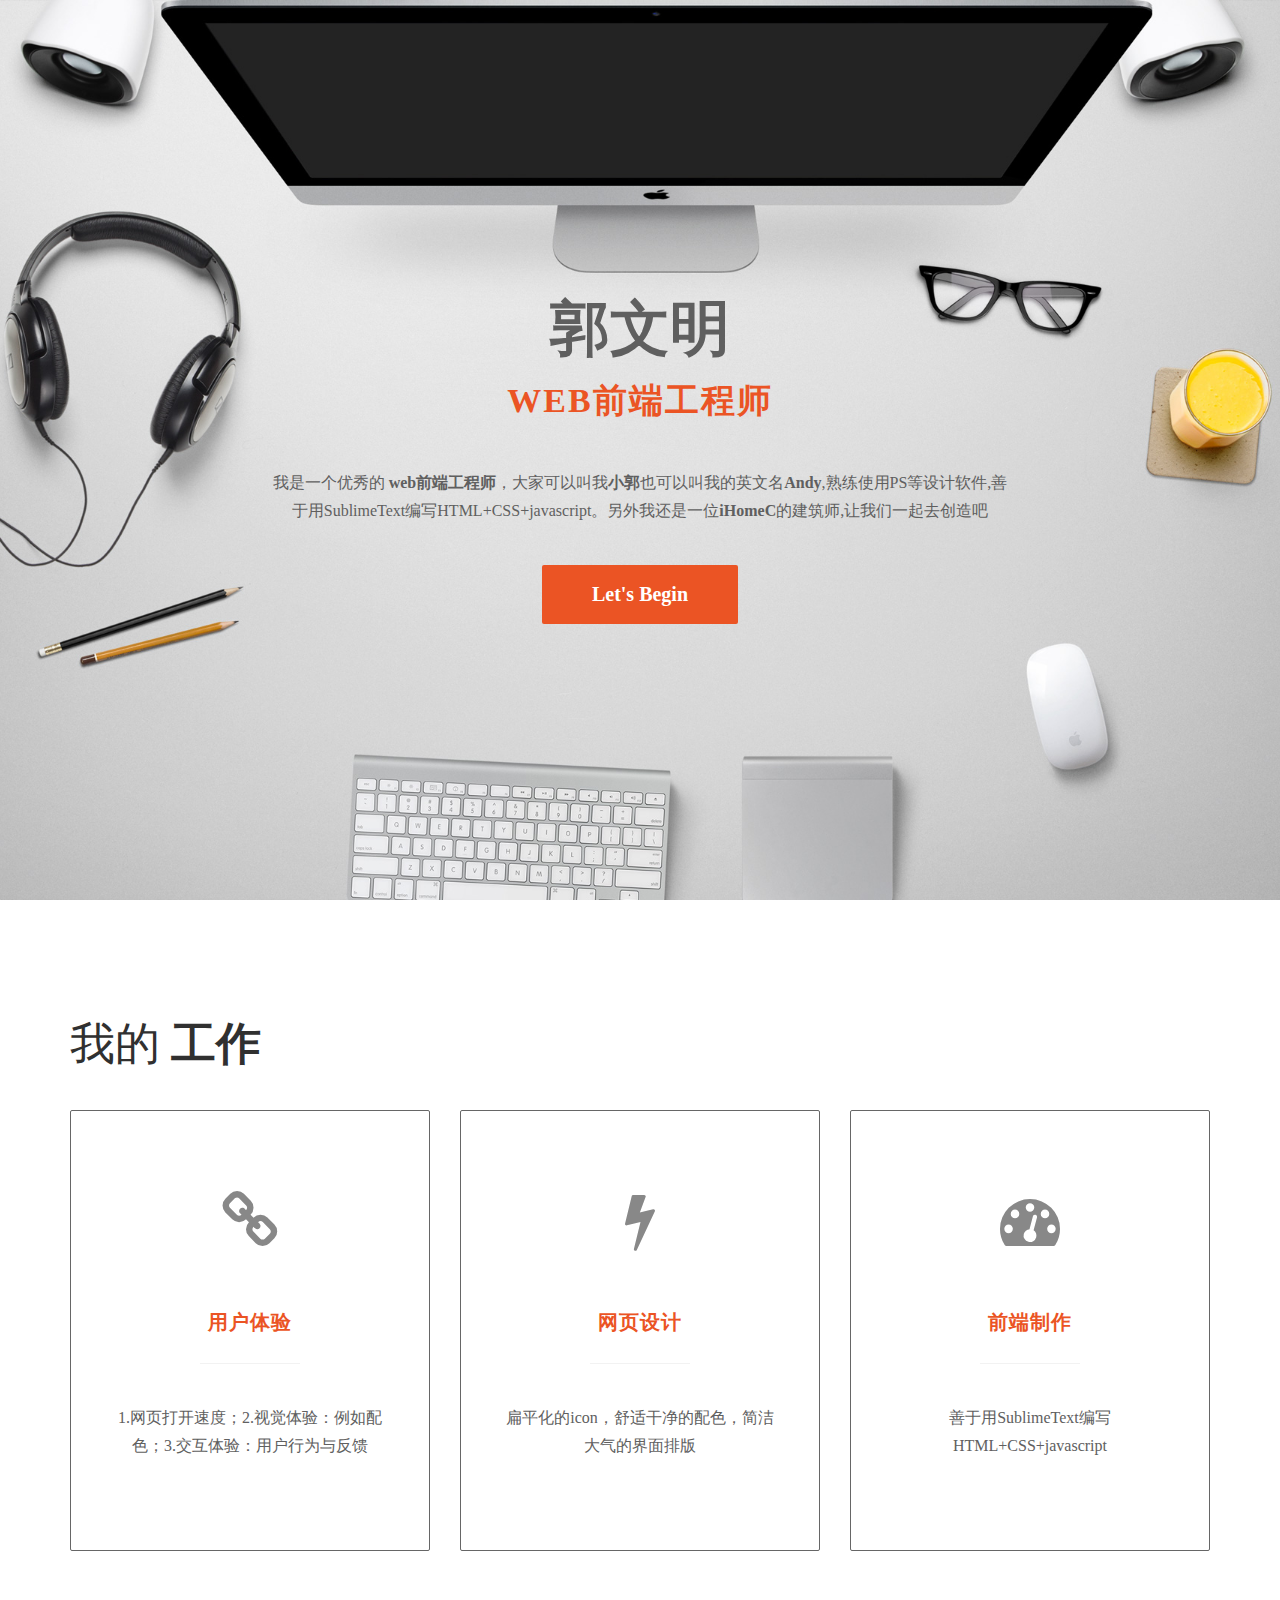
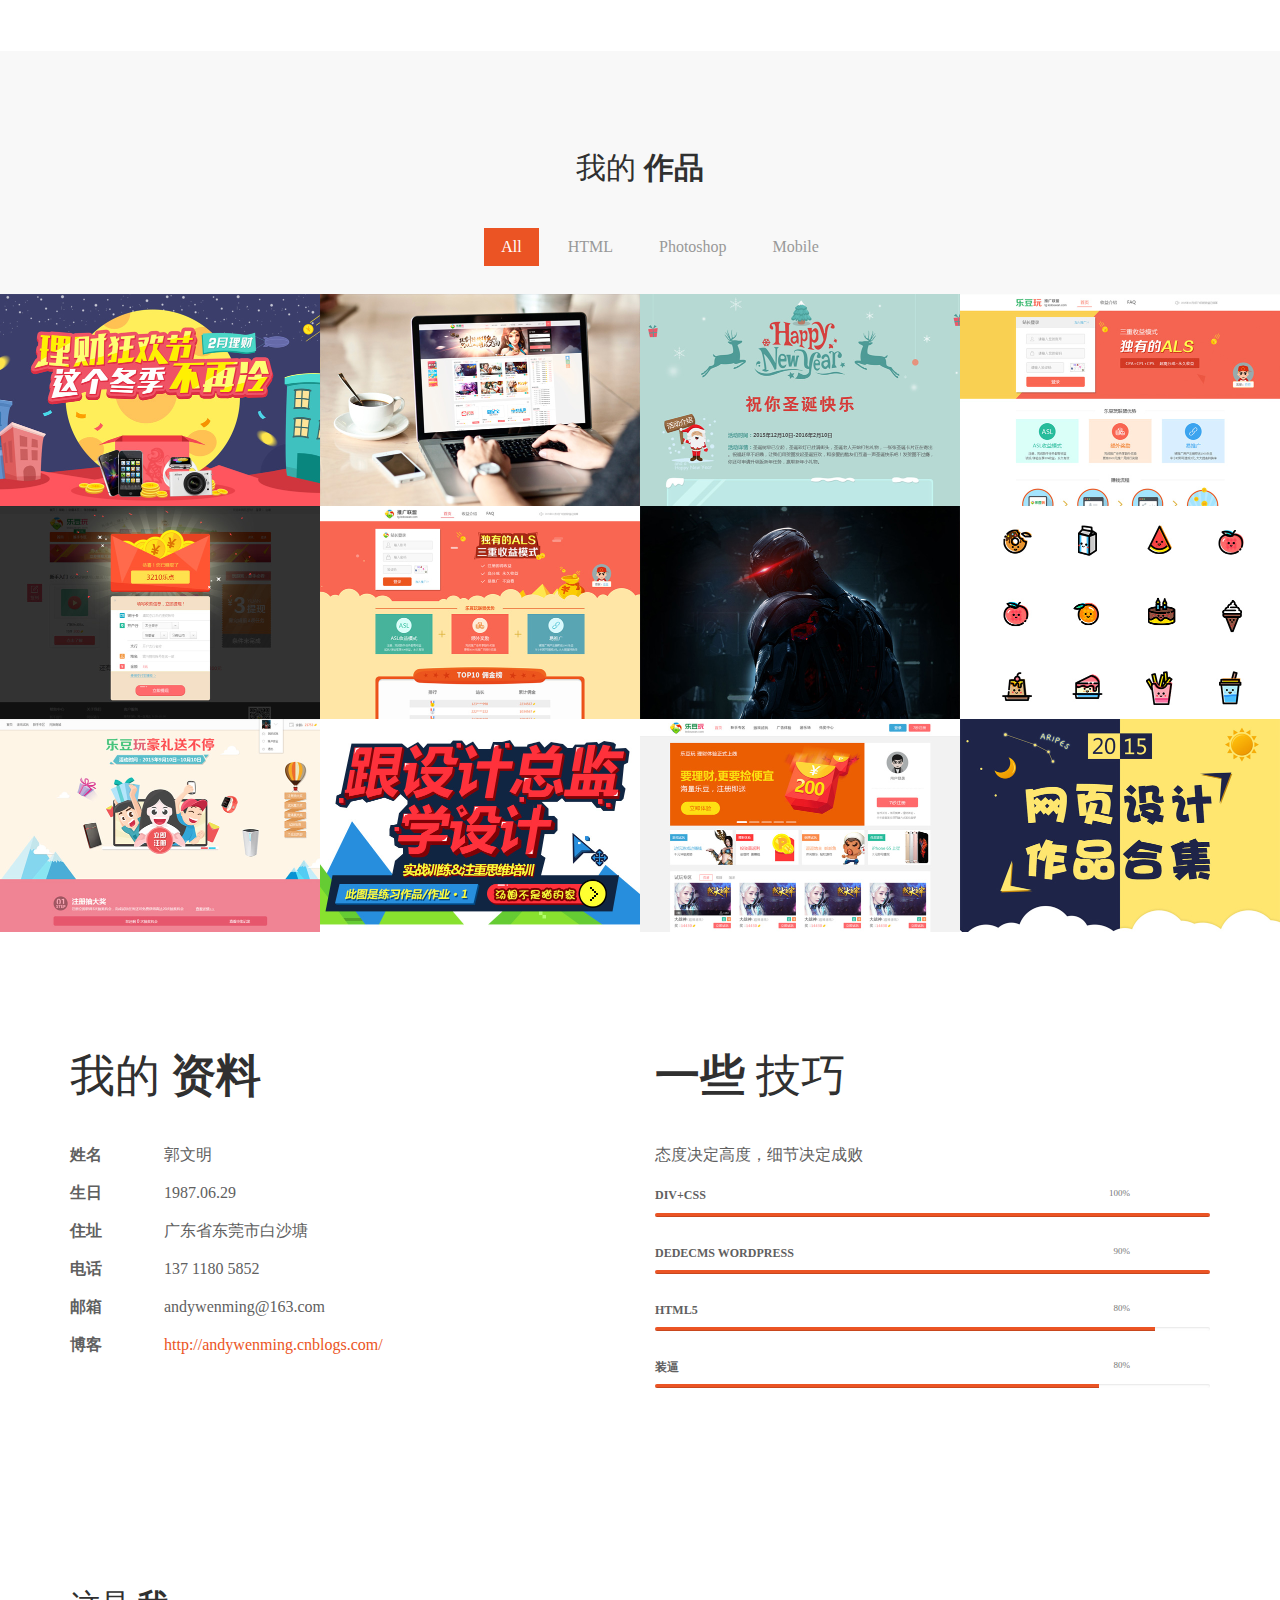
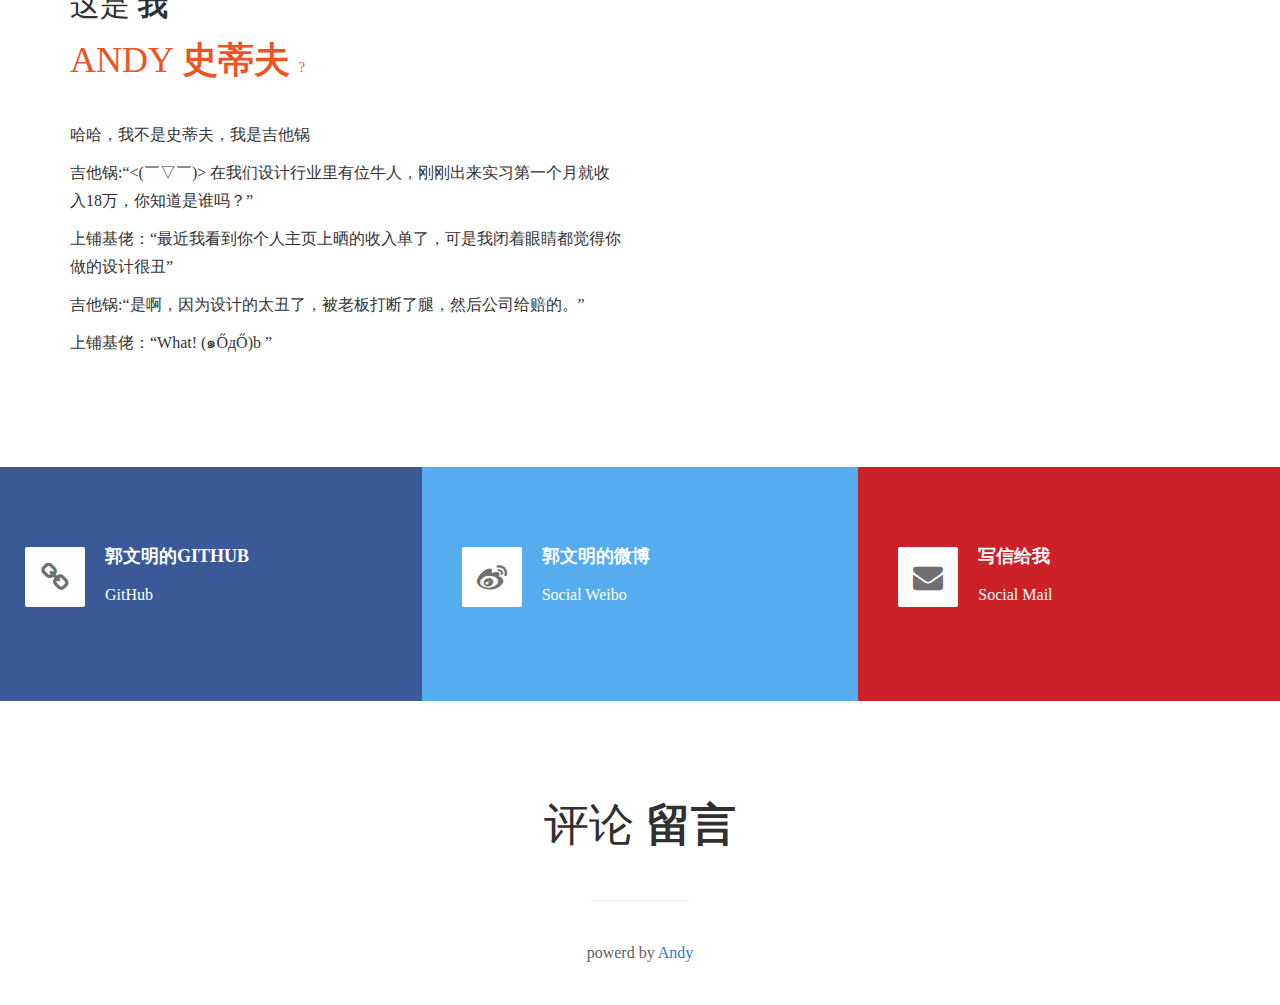
<file: resume/index.html>
<!DOCTYPE html>
<html lang="en">
<head>
	<meta charset="utf-8">
	<meta http-equiv="X-UA-Compatible" content="IE=Edge">
	<meta name="viewport" content="width=device-width, initial-scale=1">
	<meta name="keywords" content="小郭,郭文明的个人主页,前端工程师,电脑爱好者,网页个人简历">
	<meta name="description" content="我(郭文明)是一个优秀的web前端工程师,大家可以叫我小郭也可以叫我的英文名Andy,熟练使用PS等设计软件,善于用SublimeText编写HTML+CSS+javascript。另外我还是一位Ihomec的建筑师,让我们一起去创造吧">
	<title>郭文明的个人主页 Andy的个人主页</title>
	<link rel="stylesheet" href="css/bootstrap.min.css">
	<link rel="stylesheet" href="css/font-awesome.min.css">
	<link rel="stylesheet" href="css/style.css">
	<!-- <link href='http://fonts.useso.com/css?family=Raleway:400,300,600,700' rel='stylesheet' type='text/css'> -->
</head>
<style>
body{
	font-family: "微软雅黑";
}
.title{
	font-size: 45px;
	padding-bottom: 30px;
}
.col-md-8 .tm-home-subtitle{
	font-size: 34px;
}
.fa-pinterest:before{
	content: "\f0e0";
}
.fa-twitter:before{
	content: "\f18a";
}
.fa-facebook:before{
	content: "\f0c1"
}
h4.tm-social-title{
	font-family: "微软雅黑";
}
.media-body h3{
	font-size: 16px;
	text-transform: none;
}
.navbar-default .navbar-nav>.active>a{
	color: #202020;
	background-color: transparent;
}
.navbar-default .navbar-nav > .current > a{
	color: #eb5424;
    background-color: transparent;
}
#tip-arrow-top,#tip-arrow-bottom,#trans-tooltip{
	display: none;
}
</style>
<body data-spy="scroll" data-target="#rock-navigation">
	<!-- START NAVIGATION -->
	<div class="navbar navbar-default bs-dos-nav navbar-fixed-top sticky-navigation" role="navigation">
		<div class="container">

			<div class="navbar-header">
				<button class="navbar-toggle" data-toggle="collapse" data-target="#rock-navigation">
					<span class="icon icon-bar"></span>
					<span class="icon icon-bar"></span>
					<span class="icon icon-bar"></span>
				</button>
				<a href="http://www.d163.net" class="navbar-brand">Andy</a>
			</div>
			<nav class="collapse navbar-collapse" id="rock-navigation">
				<ul class="nav navbar-nav navbar-right main-navigation text-uppercase">
					<li><a href="#home" class="smoothScroll">首页</a></li>
					<li><a href="#work" class="smoothScroll">我的工作</a></li>
					<li><a href="#portfolio" class="smoothScroll">我的作品</a></li>
					<li><a href="#resume" class="smoothScroll">我的简历</a></li>
					<li><a href="#about" class="smoothScroll">关于我</a></li>
					<li><a href="#contact" class="smoothScroll">联系我</a></li>
					<li><a href="" class="smoothScroll">英文版</a></li>
				</ul>
			</nav>

		</div>
	</div>
	<!-- END NAVIGATION -->

	<!-- START HOME -->
	<section id="home" class="home">
		<div class="container">
			<div class="row">
				<div class="col-md-2 col-sm-1"></div>
				<div class="col-md-8 col-sm-10">
					<h1 class="tm-home-title"><strong>郭文明</strong></h1>
					<h2 class="tm-home-subtitle">web前端工程师</h2>
					<p>我是一个优秀的 <strong>web前端工程师</strong>，大家可以叫我<strong>小郭</strong>也可以叫我的英文名<strong>Andy</strong>,熟练使用PS等设计软件,善于用SublimeText编写HTML+CSS+javascript。另外我还是一位<strong>iHomeC</strong>的建筑师,让我们一起去创造吧</p>
					<a href="#work" class="btn btn-default smoothScroll tm-view-more-btn">Let's Begin</a>
				</div>
				<div class="col-md-2 col-sm-1"></div>
			</div>
		</div>
	</section>
	<!-- END HOME -->

	<!-- START work -->
	<section id="work" class="tm-padding-top-bottom-100">
		<div class="container">
			<div class="row">
				<div class="col-md-offset-1 col-md-11" style="margin-left:0;">
					<h2 class="title">我的 <strong>工作</strong></h2>						
				</div>
				<div class="col-md-4 col-sm-4">
					<div class="work-wrapper">
						<i class="fa fa-link"></i>
						<h3 class="text-uppercase tm-work-h3">用户体验</h3>
						<hr>
						<p>1.网页打开速度；2.视觉体验：例如配色；3.交互体验：用户行为与反馈</p>
					</div>
				</div>
				<div class="col-md-4 col-sm-4">
					<div class="work-wrapper">
						<i class="fa fa-flash"></i>
						<h3 class="text-uppercase tm-work-h3">网页设计</h3>
						<hr>
						<p>扁平化的icon，舒适干净的配色，简洁大气的界面排版</p>
					</div>
				</div>
				<div class="col-md-4 col-sm-4">
					<div class="work-wrapper">
						<i class="fa fa-dashboard"></i>
						<h3 class="text-uppercase tm-work-h3">前端制作</h3>
						<hr>
						<p>善于用SublimeText编写HTML+CSS+javascript</p>
					</div>
				</div>
			</div>
		</div>
	</section>
	<!-- END work -->
    <div class="copyrights">Collect from <a target="_blank" href="http://andywenming.cnblogs.com/">绝情的吉他</a></div>

	<!-- START PORTFOLIO -->
	<section id="portfolio" class="tm-portfolio">
		<div class="container">
			<div class="row">
				<div class="col-md-12 wow bounce">
					<div class="title">
						<h2 class="tm-portfolio-title">我的 <strong>作品</strong></h2>
					</div>

					<!-- START ISO SECTION -->
					<div class="iso-section">
						<ul class="filter-wrapper clearfix">
							<li><a href="javascript:;" class="opc-main-bg selected" data-filter="*">All</a></li>
							<li><a href="javascript:;" class="opc-main-bg" data-filter=".html">HTML</a></li>
							<li><a href="javascript:;" class="opc-main-bg" data-filter=".photoshop">Photoshop</a></li>
							<!-- <li><a href="javascript:;" class="opc-main-bg" data-filter=".wordpress">Wordpress</a></li> -->
							<li><a href="javascript:;" class="opc-main-bg" data-filter=".mobile">Mobile</a></li>
						</ul>
						<div class="iso-box-section">
							<div class="iso-box-wrapper col4-iso-box">
								<a href="">
								<div class="iso-box photoshop col-md-3 col-sm-3 col-xs-12">
									<div class="portfolio-thumb">
										<img src="images/portfolio-img1.jpg" class="fluid-img" alt="portfolio img">
										<div class="portfolio-overlay">
											<h3 class="portfolio-item-title">作品简介</h3>
											<p>理财狂欢节  这个冬季不再冷</p>
										</div>
									</div>
								</a>
								</div>
								<div class="iso-box html col-md-3 col-sm-3 col-xs-12">
									<a href="">
									<div class="portfolio-thumb">
										<img src="images/portfolio-img2.jpg" class="fluid-img" alt="portfolio img">
										<div class="portfolio-overlay">
											<h3 class="portfolio-item-title">作品简介</h3>
											<p>游戏试玩网页首页设计</p>
										</div>
									</div>
									</a>
								</div>
								<div class="iso-box html photoshop col-md-3 col-sm-3 col-xs-12">
									<a href="">
									<div class="portfolio-thumb">
										<img src="images/portfolio-img3.jpg" class="fluid-img" alt="portfolio img">
										<div class="portfolio-overlay">
											<h3 class="portfolio-item-title">作品简介</h3>
											<p>圣诞节素材 免费下载</p>
										</div>
									</div>
									</a>
								</div>
								<div class="iso-box html col-md-3 col-sm-3 col-xs-12">
									<a href="">
									<div class="portfolio-thumb">
										<img src="images/portfolio-img4.jpg" class="fluid-img" alt="portfolio img">
										<div class="portfolio-overlay">
											<h3 class="portfolio-item-title">作品简介</h3>
											<p>站长联盟首页,推广联盟首页,独有的ALS</p>
										</div>
									</div>
									</a>
								</div>
								<div class="iso-box html col-md-3 col-sm-3 col-xs-12">
									<a href="">
									<div class="portfolio-thumb">
										<img src="images/portfolio-img5.jpg" class="fluid-img" alt="portfolio img">
										<div class="portfolio-overlay">
											<h3 class="portfolio-item-title">作品简介</h3>
											<p>弹窗设计,红包设计,理财图标设计</p>
										</div>
									</div>
									</a>
								</div>
								<div class="iso-box html col-md-3 col-sm-3 col-xs-12">
									<a href="">
									<div class="portfolio-thumb">
										<img src="images/portfolio-img6.jpg" class="fluid-img" alt="portfolio img">
										<div class="portfolio-overlay">
											<h3 class="portfolio-item-title">作品简介</h3>
											<p>推广页面,竞价页面,站长联盟,佣金榜</p>
										</div>
									</div>
									</a>
								</div>
								<div class="iso-box photoshop col-md-3 col-sm-3 col-xs-12">
									<a href="">
									<div class="portfolio-thumb">
										<img src="images/portfolio-img7.jpg" class="fluid-img" alt="portfolio img">
										<div class="portfolio-overlay">
											<h3 class="portfolio-item-title">作品简介</h3>
											<p>海报设计,桌松的海报教程,复仇者联盟海报合成教程</p>
										</div>
									</div>
									</a>
								</div>
								<div class="iso-box mobile photoshop col-md-3 col-sm-3 col-xs-12">
									<a href="">
									<div class="portfolio-thumb">
										<img src="images/portfolio-img8.jpg" class="fluid-img" alt="portfolio img">
										<div class="portfolio-overlay">
											<h3 class="portfolio-item-title">作品简介</h3>
											<p>第五十五期每周临摹：描边风格图标教程</p>
										</div>
									</div>
									</a>
								</div>
								<div class="iso-box html col-md-3 col-sm-3 col-xs-12">
									<a href="">
									<div class="portfolio-thumb">
										<img src="images/portfolio-img9.jpg" class="fluid-img" alt="portfolio img">
										<div class="portfolio-overlay">
											<h3 class="portfolio-item-title">作品简介</h3>
											<p>暑期专题活动页设计,乐豆玩豪礼送不停</p>
										</div>
									</div>
									</a>
								</div>
								<div class="iso-box mobile photoshop col-md-3 col-sm-3 col-xs-12">
									<a href="">
									<div class="portfolio-thumb">
										<img src="images/portfolio-img10.jpg" class="fluid-img" alt="portfolio img">
										<div class="portfolio-overlay">
											<h3 class="portfolio-item-title">作品简介</h3>
											<p>跟着设计总监学设计--练习作品00 至设计</p>
										</div>
									</div>
									</a>
								</div>
								<div class="iso-box html col-md-3 col-sm-3 col-xs-12">
									<a href="">
									<div class="portfolio-thumb">
										<img src="images/portfolio-img11.jpg" class="fluid-img" alt="portfolio img">
										<div class="portfolio-overlay">
											<h3 class="portfolio-item-title">作品简介</h3>
											<p>网站首页--游戏/金融推广的门户网站</p>
										</div>
									</div>
									</a>
								</div>
								<div class="iso-box html mobile photoshop col-md-3 col-sm-3 col-xs-12">
									<a href="">
									<div class="portfolio-thumb">
										<img src="images/portfolio-img12.jpg" class="fluid-img" alt="portfolio img">
										<div class="portfolio-overlay">
											<h3 class="portfolio-item-title">UX Design</h3>
											<p>2015网页设计作品合集，浅水愚的站酷个人主页</p>
										</div>
									</div>
									</a>
								</div>
							</div>
						</div>
					</div>
				</div>
			</div>
		</div>
	</section>
	<!-- END PORTFOLIO -->

	<!-- START RESUME -->
	<section id="resume" class="tm-padding-top-bottom-100">
		<div class="container">
			<div class="row">
				<div class="col-md-6 col-sm-6">					
					<h2 class="title">我的 <strong>资料</strong></h2>
					<p><span class="tm-info-label">姓名</span> 郭文明</p>
					<p><span class="tm-info-label">生日</span> 1987.06.29</p>
					<p><span class="tm-info-label">住址</span> 广东省东莞市白沙塘</p>
					<p><span class="tm-info-label">电话</span> 137 1180 5852</p>
					<p><span class="tm-info-label">邮箱</span> andywenming@163.com</p>
					<p><span class="tm-info-label">博客</span> <a href="http://andywenming.cnblogs.com/" class="tm-red-text">http://andywenming.cnblogs.com/</a></p>
				</div>
				<div class="col-md-6 col-sm-6">
					<h2 class="title"><strong>一些</strong> 技巧</h2>
					<p>态度决定高度，细节决定成败</p>
					<h4 class="tm-progress-label">div+css <small class="progress-percent-small">100%</small></h4>
					<div class="progress tm-progress">
						<div class="progress-bar progress-bar-danger" role="progressbar" aria-valuenow="100" aria-valuemin="0" aria-valuemax="100" style="width: 100%;"></div>
					</div>
					<h4 class="tm-progress-label">DedeCms  Wordpress <small class="progress-percent-small">90%</small></h4>
					<div class="progress tm-progress">
						<div class="progress-bar progress-bar-danger" role="progressbar" aria-valuenow="100" aria-valuemin="0" aria-valuemax="100" style="width: 100%;"></div>
					</div>
					<h4 class="tm-progress-label">HTML5 <small class="progress-percent-small">80%</small></h4>
					<div class="progress tm-progress">
						<div class="progress-bar progress-bar-danger" role="progressbar" aria-valuenow="90" aria-valuemin="0" aria-valuemax="100" style="width: 90%;"></div>
					</div>
					<h4 class="tm-progress-label">装逼 <small class="progress-percent-small">80%</small></h4>
					<div class="progress tm-progress">
						<div class="progress-bar progress-bar-danger" role="progressbar" aria-valuenow="80" aria-valuemin="0" aria-valuemax="100" style="width: 80%;"></div>
					</div>
				</div>
			</div>
		</div>
	</section>
	<!-- END RESUME -->

	<!-- START ABOUT -->
	<section id="about" class="tm-about">
		<div class="container">
			<div class="row">
				<div class="col-md-offset-6 col-md-6 col-sm-offset-6 col-sm-7" style="background: rgba(255,255,255,.8);color:#333;margin-left: 0;">
					<div class="title">
						<h2>这是 <strong>我</strong></h2>
						<h1 class="tm-red-text">Andy <strong>史蒂夫</strong>  <span style="font-size:14px">?</span></h1>
					</div>
					<p>哈哈，我不是史蒂夫，我是吉他锅</p>
					<p>吉他锅:“<(￣▽￣)> 在我们设计行业里有位牛人，刚刚出来实习第一个月就收入18万，你知道是谁吗？”</p>
					<p>上铺基佬：“最近我看到你个人主页上晒的收入单了，可是我闭着眼睛都觉得你做的设计很丑”</p>
					<p>吉他锅:“是啊，因为设计的太丑了，被老板打断了腿，然后公司给赔的。”</p>
					<p>上铺基佬：“What! (๑ŐдŐ)b ”</p>
				</div>
			</div>
		</div>
	</section>
	<!-- END ABOUT -->

	<!-- START SOCIAL -->
	<section id="social" class="tm-social">
		<div class="container">
			<div class="row">
				<div class="col-md-4 col-sm-4 wow rotateInUpLeft" data-wow-delay="0.3s">
					<div class="media facebook">
						<a href="https://github.com/andywenming"  target="_blank">
							<div class="media-object pull-left">
								<i class="fa fa-facebook"></i>
							</div>
							<div class="media-body">
								<h4 class="media-heading tm-social-title">郭文明的GitHub</h4>
								<h3>GitHub</h3>
							</div>
						</a>
					</div>
				</div>
				<div class="col-md-4 col-sm-4 wow rotateInUpLeft" data-wow-delay="0.6s">
					<div class="media twitter">
						<a href="http://weibo.com/andywenming" target="_blank">
							<div class="media-object pull-left">
								<i class="fa fa-twitter"></i>
							</div>
							<div class="media-body">
								<h4 class="media-heading tm-social-title">郭文明的微博</h4>
								<h3>Social Weibo</h3>
							</div>
						</a>
					</div>
				</div>
				<div class="col-md-4 col-sm-4 wow rotateInUpLeft" data-wow-delay="0.9s">
					<div class="media pinterest">
						<a href="mailto:andywenming@163.com" target="_blank">
							<div class="media-object pull-left">
								<i class="fa fa-pinterest"></i>
							</div>
							<div class="media-body">
								<h4 class="media-heading tm-social-title">写信给我</h4>
								<h3>Social Mail</h3>
							</div>
						</a>
					</div>
				</div>
			</div>
		</div>
	</section>
	<!-- END SOCIAL -->

	<!-- START CONTACT -->
	<section id="contact" class="tm-contact">
		<div class="container">
			<div class="row">
				<div class="col-md-12">					
					<h2 class="title">评论 <strong>留言</strong></h2>
					<hr>					
				</div>
				<div class="col-md-1 col-sm-1"></div>

				<!--高速版-->
				

				<!-- 畅言评论，记得自行修改成自己的appid  conf -->
				<div id="SOHUCS"></div> 
				 <script type="text/javascript"> 
				(function(){ 
				var appid = 'cyt0EAjBM'; 
				var conf = 'prod_a02f84a49cab24f25eb03f73fe404c3c'; 
				var width = window.innerWidth || document.documentElement.clientWidth; 
				if (width < 960) { 
				window.document.write('<script id="changyan_mobile_js" charset="utf-8" type="text/javascript" src="http://changyan.sohu.com/upload/mobile/wap-js/changyan_mobile.js?client_id=' + appid + '&conf=' + conf + '"><\/script>'); } else { var loadJs=function(d,a){var c=document.getElementsByTagName("head")[0]||document.head||document.documentElement;var b=document.createElement("script");b.setAttribute("type","text/javascript");b.setAttribute("charset","UTF-8");b.setAttribute("src",d);if(typeof a==="function"){if(window.attachEvent){b.onreadystatechange=function(){var e=b.readyState;if(e==="loaded"||e==="complete"){b.onreadystatechange=null;a()}}}else{b.onload=a}}c.appendChild(b)};loadJs("http://changyan.sohu.com/upload/changyan.js",function(){window.changyan.api.config({appid:appid,conf:conf})}); } })(); 
				</script>
				

        

				<div class="col-md-1 col-sm-1"></div>
				<div class="col-md-12 col-sm-12">
					powerd by <a href="#">Andy</a>
				</div>
			</div>
		</div>
	</section>
	<!-- END CONTACT -->
	<script src="js/jquery.js"></script>
	<script src="js/bootstrap.min.js"></script>
	<script src="js/smoothscroll.js"></script>
	<script src="js/jquery.nav.js"></script>
	<script src="js/isotope.js"></script>
	<script src="js/imagesloaded.min.js"></script>
	<script src="js/custom.js"></script>

</body>
</html>
</file>
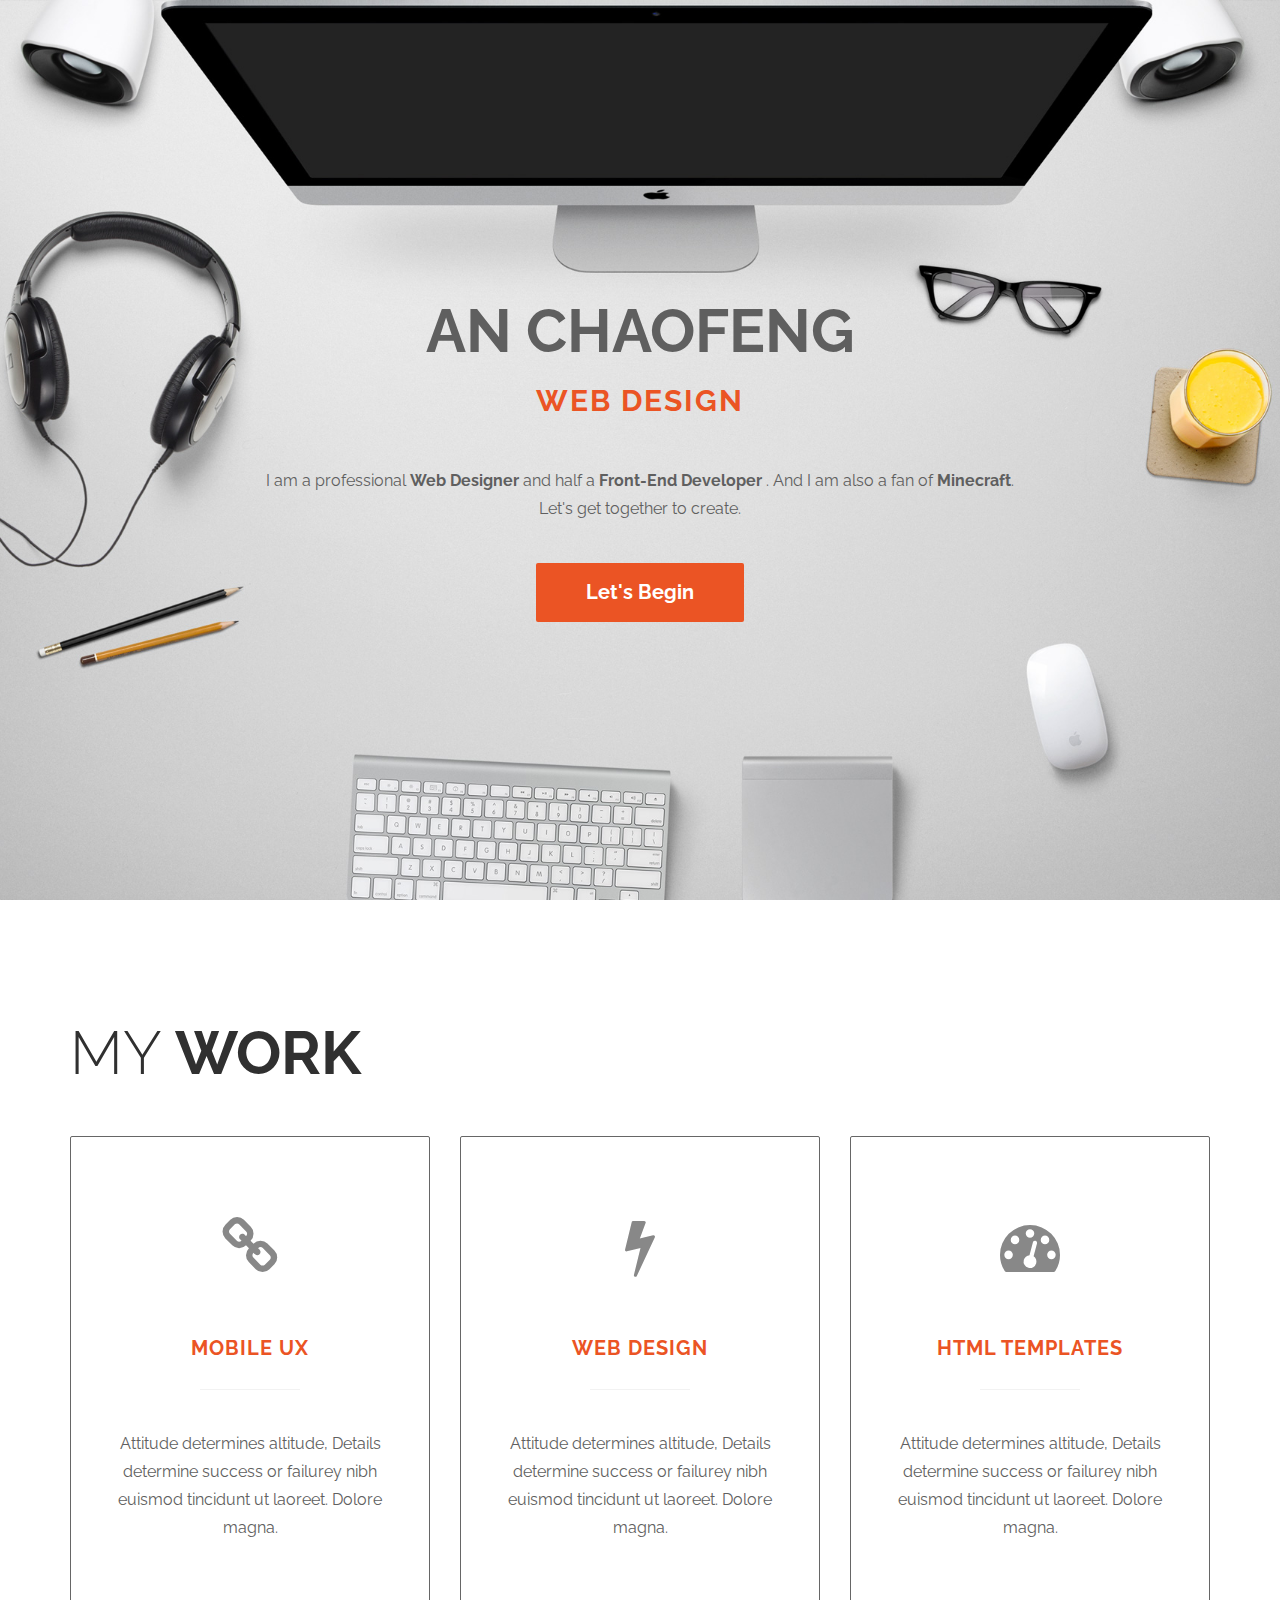
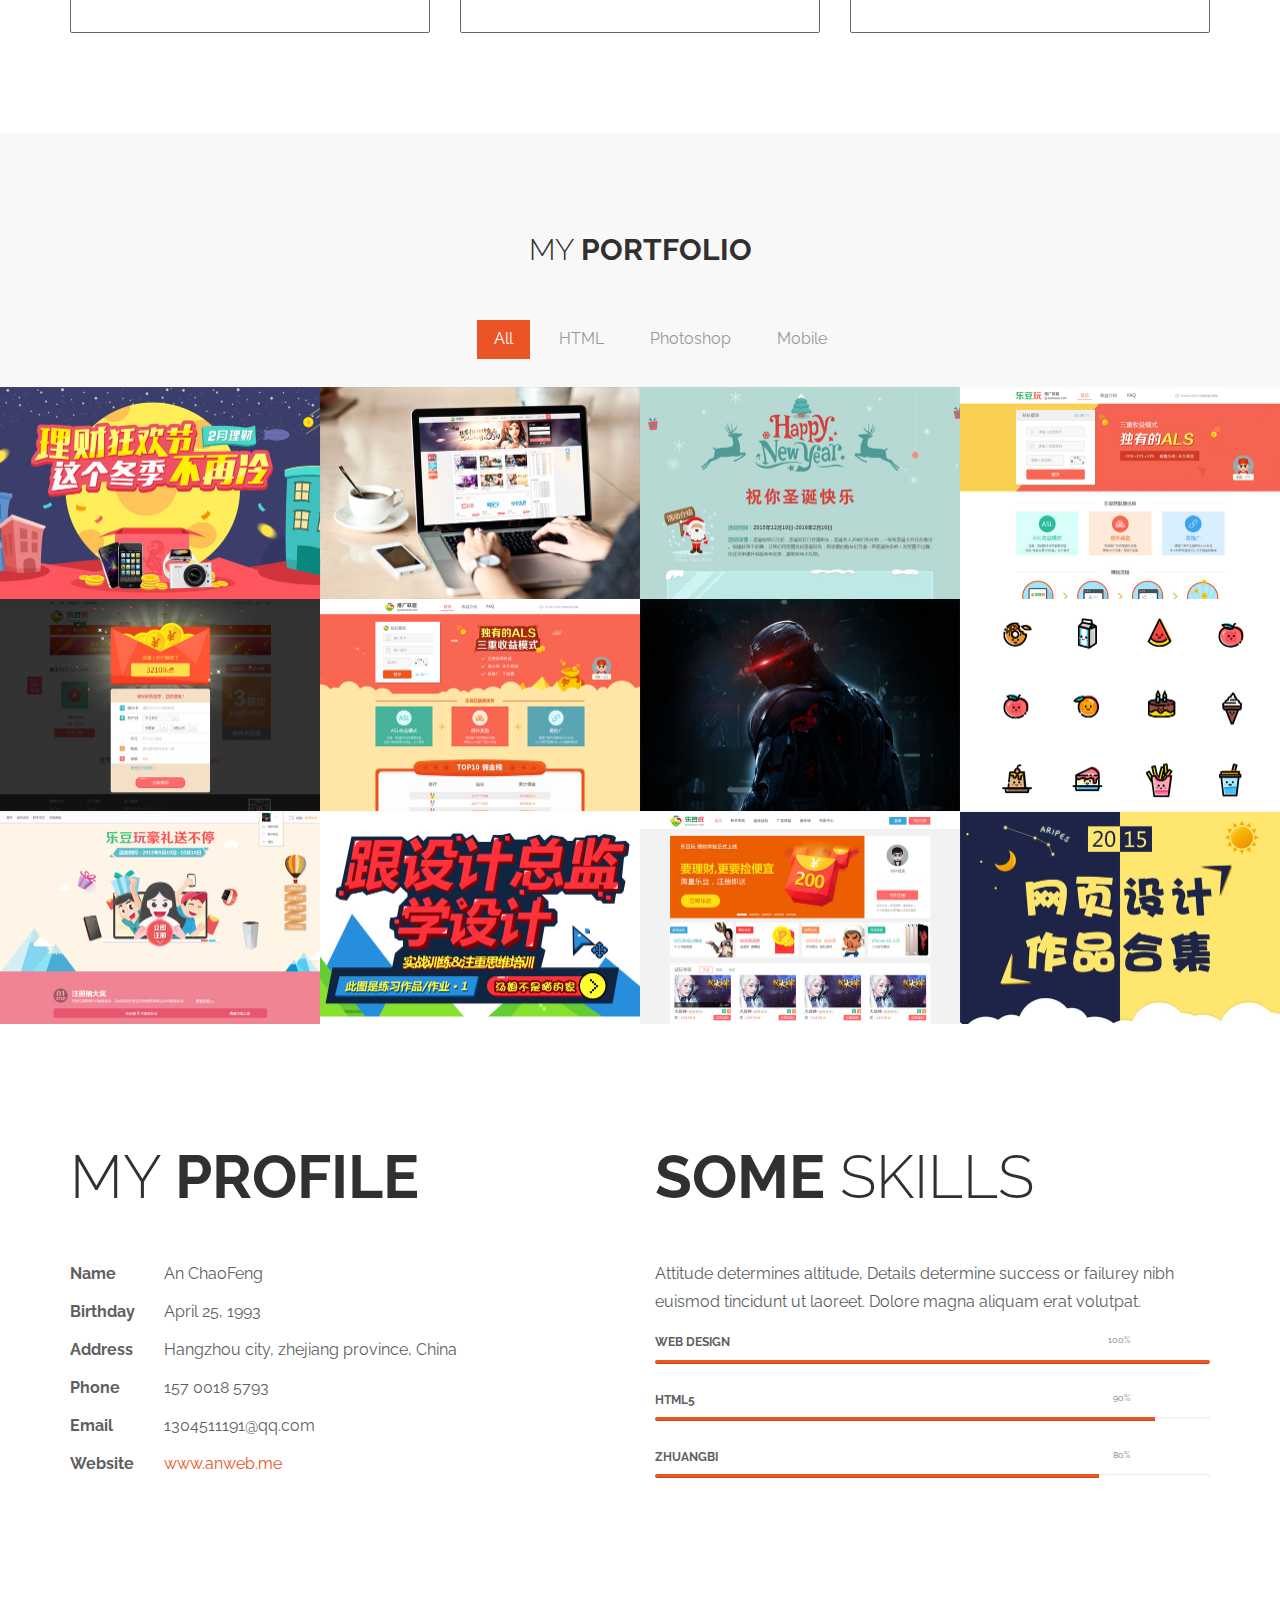
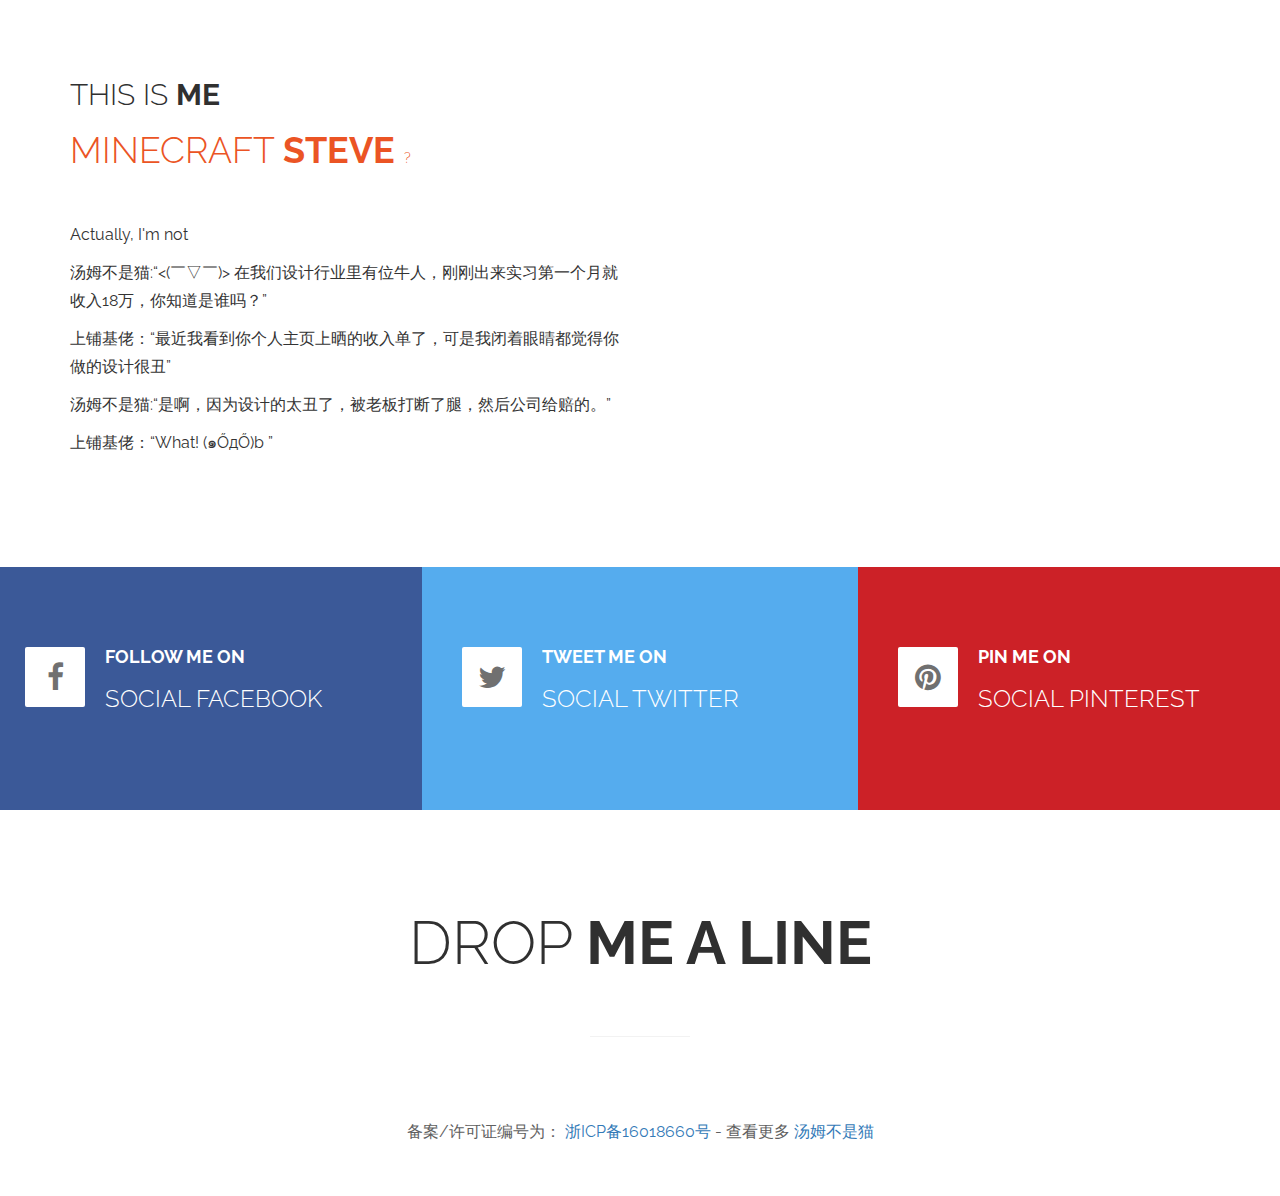
<file: resume/index2.html>
<!DOCTYPE html>
<html lang="en">
<head>
	<meta charset="utf-8">
	<meta http-equiv="X-UA-Compatible" content="IE=Edge">
	<meta name="viewport" content="width=device-width, initial-scale=1">
	<meta name="baidu-site-verification" content="I1lqpn7vKw" />
	<meta name="keywords" content="安超峰,安超峰个人简历,安超峰的简历,安超峰的个人简历,安超峰的个人主页,安超峰的网站,安超峰的个人网站,安超峰的首页,安超峰的主页,网页版简历,网站版个人简历,设计师的网站/网页简历">
	<meta name="description" content="我(安超峰)是一个优秀的网页设计师,精通PS.AI等必备设计软件,同时我精通前端制作,善于用SublimeText编写HTML+CSS+javascript。另外我还是一位Minecraft的建筑师,让我们一起去创造吧">
	<!-- SITE TITLE -->
	<title>安超峰的个人主页</title>
	<!-- STYLESHEETS -->
	<link rel="stylesheet" href="css/bootstrap.min.css">
	<link rel="stylesheet" href="css/font-awesome.min.css">
	<link rel="stylesheet" href="css/style.css">
	<link href='http://fonts.useso.com/css?family=Raleway:400,300,600,700' rel='stylesheet' type='text/css'>
</head>
<style>
#tip-arrow-top,#tip-arrow-bottom,#trans-tooltip{
	display: none;
}
</style>
<body data-spy="scroll" data-target="#rock-navigation">
	<!-- START NAVIGATION -->
	<div class="navbar navbar-default bs-dos-nav navbar-fixed-top sticky-navigation" role="navigation">
		<div class="container">

			<div class="navbar-header">
				<button class="navbar-toggle" data-toggle="collapse" data-target="#rock-navigation">
					<span class="icon icon-bar"></span>
					<span class="icon icon-bar"></span>
					<span class="icon icon-bar"></span>
				</button>
				<a href="http://www.anweb.me" class="navbar-brand">AnWeb</a>
			</div>
			<nav class="collapse navbar-collapse" id="rock-navigation">
				<ul class="nav navbar-nav navbar-right main-navigation text-uppercase">
					<li><a href="#home" class="smoothScroll">Home</a></li>
					<li><a href="#work" class="smoothScroll">My Work</a></li>
					<li><a href="#portfolio" class="smoothScroll">Portfolio</a></li>
					<li><a href="#resume" class="smoothScroll">Resume</a></li>
					<li><a href="#about" class="smoothScroll">About</a></li>
					<li><a href="#contact" class="smoothScroll">Contact</a></li>
				</ul>
			</nav>

		</div>
	</div>
	<!-- END NAVIGATION -->

	<!-- START HOME -->
	<section id="home" class="home">
		<div class="container">
			<div class="row">
				<div class="col-md-2 col-sm-1"></div>
				<div class="col-md-8 col-sm-10">
					<h1 class="tm-home-title"><strong>An ChaoFeng</strong></h1>
					<h2 class="tm-home-subtitle">Web DESIGN</h2>
					<p>I am a professional <strong>Web Designer</strong> and half a <strong>Front-End Developer</strong> . And I am also a fan of <strong>Minecraft</strong>. Let's get together to create.</p>
					<a href="#work" class="btn btn-default smoothScroll tm-view-more-btn">Let's Begin</a>
				</div>
				<div class="col-md-2 col-sm-1"></div>
			</div>
		</div>
	</section>
	<!-- END HOME -->

	<!-- START work -->
	<section id="work" class="tm-padding-top-bottom-100">
		<div class="container">
			<div class="row">
				<div class="col-md-offset-1 col-md-11" style="margin-left:0;">
					<h2 class="title">My <strong>Work</strong></h2>						
				</div>
				<div class="col-md-4 col-sm-4">
					<div class="work-wrapper">
						<i class="fa fa-link"></i>
						<h3 class="text-uppercase tm-work-h3">Mobile UX</h3>
						<hr>
						<p>Attitude determines altitude, Details determine success or failurey nibh euismod tincidunt ut laoreet. Dolore magna.</p>
					</div>
				</div>
				<div class="col-md-4 col-sm-4">
					<div class="work-wrapper">
						<i class="fa fa-flash"></i>
						<h3 class="text-uppercase tm-work-h3">Web Design</h3>
						<hr>
						<p>Attitude determines altitude, Details determine success or failurey nibh euismod tincidunt ut laoreet. Dolore magna.</p>
					</div>
				</div>
				<div class="col-md-4 col-sm-4">
					<div class="work-wrapper">
						<i class="fa fa-dashboard"></i>
						<h3 class="text-uppercase tm-work-h3">HTML Templates</h3>
						<hr>
						<p>Attitude determines altitude, Details determine success or failurey nibh euismod tincidunt ut laoreet. Dolore magna.</p>
					</div>
				</div>
			</div>
		</div>
	</section>
	<!-- END work -->
    <div class="copyrights">Collect from <a href="http://anweb.zcool.com.cn/" >汤姆不是猫</a></div>

	<!-- START PORTFOLIO -->
	<section id="portfolio" class="tm-portfolio">
		<div class="container">
			<div class="row">
				<div class="col-md-12 wow bounce">
					<div class="title">
						<h2 class="tm-portfolio-title">My <strong>Portfolio</strong></h2>
					</div>

					<!-- START ISO SECTION -->
					<div class="iso-section">
						<ul class="filter-wrapper clearfix">
							<li><a href="javascript:;" class="opc-main-bg selected" data-filter="*">All</a></li>
							<li><a href="javascript:;" class="opc-main-bg" data-filter=".html">HTML</a></li>
							<li><a href="javascript:;" class="opc-main-bg" data-filter=".photoshop">Photoshop</a></li>
							<!-- <li><a href="javascript:;" class="opc-main-bg" data-filter=".wordpress">Wordpress</a></li> -->
							<li><a href="javascript:;" class="opc-main-bg" data-filter=".mobile">Mobile</a></li>
						</ul>
						<div class="iso-box-section">
							<div class="iso-box-wrapper col4-iso-box">
								<a href="http://www.zcool.com.cn/work/ZMTQ5Mjg0MzI=.html" target="_blank">
								<div class="iso-box photoshop col-md-3 col-sm-3 col-xs-12">
									<div class="portfolio-thumb">
										<img src="images/portfolio-img1.jpg" class="fluid-img" alt="portfolio img">
										<div class="portfolio-overlay">
											<h3 class="portfolio-item-title">UX Design</h3>
											<p>Attitude determines altitude, Details determine success or failure.</p>
										</div>
									</div>
								</a>
								</div>
								<div class="iso-box html col-md-3 col-sm-3 col-xs-12">
									<a href="http://www.zcool.com.cn/work/ZMTQ3MTc4ODQ=.html" target="_blank">
									<div class="portfolio-thumb">
										<img src="images/portfolio-img2.jpg" class="fluid-img" alt="portfolio img">
										<div class="portfolio-overlay">
											<h3 class="portfolio-item-title">UX Design</h3>
											<p>Attitude determines altitude, Details determine success or failure.</p>
										</div>
									</div>
									</a>
								</div>
								<div class="iso-box html photoshop col-md-3 col-sm-3 col-xs-12">
									<a href="http://www.zcool.com.cn/work/ZMTQzNTk1NjQ=.html" target="_blank">
									<div class="portfolio-thumb">
										<img src="images/portfolio-img3.jpg" class="fluid-img" alt="portfolio img">
										<div class="portfolio-overlay">
											<h3 class="portfolio-item-title">UX Design</h3>
											<p>Attitude determines altitude, Details determine success or failure.</p>
										</div>
									</div>
									</a>
								</div>
								<div class="iso-box html col-md-3 col-sm-3 col-xs-12">
									<a href="http://www.zcool.com.cn/work/ZMTQxMDIwNTY=.html" target="_blank">
									<div class="portfolio-thumb">
										<img src="images/portfolio-img4.jpg" class="fluid-img" alt="portfolio img">
										<div class="portfolio-overlay">
											<h3 class="portfolio-item-title">UX Design</h3>
											<p>Attitude determines altitude, Details determine success or failure.</p>
										</div>
									</div>
									</a>
								</div>
								<div class="iso-box html col-md-3 col-sm-3 col-xs-12">
									<a href="http://www.zcool.com.cn/work/ZMTQyNjA5MjA=.html" target="_blank">
									<div class="portfolio-thumb">
										<img src="images/portfolio-img5.jpg" class="fluid-img" alt="portfolio img">
										<div class="portfolio-overlay">
											<h3 class="portfolio-item-title">UX Design</h3>
											<p>Attitude determines altitude, Details determine success or failure.</p>
										</div>
									</div>
									</a>
								</div>
								<div class="iso-box html col-md-3 col-sm-3 col-xs-12">
									<a href="http://www.zcool.com.cn/work/ZMTQwODA0NDA=.html" target="_blank">
									<div class="portfolio-thumb">
										<img src="images/portfolio-img6.jpg" class="fluid-img" alt="portfolio img">
										<div class="portfolio-overlay">
											<h3 class="portfolio-item-title">UX Design</h3>
											<p>Attitude determines altitude, Details determine success or failure.</p>
										</div>
									</div>
									</a>
								</div>
								<div class="iso-box photoshop col-md-3 col-sm-3 col-xs-12">
									<a href="http://www.zcool.com.cn/work/ZMTQ4Mzc4MDg=.html" target="_blank">
									<div class="portfolio-thumb">
										<img src="images/portfolio-img7.jpg" class="fluid-img" alt="portfolio img">
										<div class="portfolio-overlay">
											<h3 class="portfolio-item-title">UX Design</h3>
											<p>Attitude determines altitude, Details determine success or failure.</p>
										</div>
									</div>
									</a>
								</div>
								<div class="iso-box mobile photoshop col-md-3 col-sm-3 col-xs-12">
									<a href="http://www.ui.cn/detail/135227.html" target="_blank">
									<div class="portfolio-thumb">
										<img src="images/portfolio-img8.jpg" class="fluid-img" alt="portfolio img">
										<div class="portfolio-overlay">
											<h3 class="portfolio-item-title">UX Design</h3>
											<p>Attitude determines altitude, Details determine success or failure.</p>
										</div>
									</div>
									</a>
								</div>
								<div class="iso-box html col-md-3 col-sm-3 col-xs-12">
									<a href="http://www.zcool.com.cn/work/ZMTM0MTQ0Mjg=.html" target="_blank">
									<div class="portfolio-thumb">
										<img src="images/portfolio-img9.jpg" class="fluid-img" alt="portfolio img">
										<div class="portfolio-overlay">
											<h3 class="portfolio-item-title">UX Design</h3>
											<p>Attitude determines altitude, Details determine success or failure.</p>
										</div>
									</div>
									</a>
								</div>
								<div class="iso-box mobile photoshop col-md-3 col-sm-3 col-xs-12">
									<a href="http://www.zhisheji.com/thread-122866-1-1.html" target="_blank">
									<div class="portfolio-thumb">
										<img src="images/portfolio-img10.jpg" class="fluid-img" alt="portfolio img">
										<div class="portfolio-overlay">
											<h3 class="portfolio-item-title">UX Design</h3>
											<p>Attitude determines altitude, Details determine success or failure.</p>
										</div>
									</div>
									</a>
								</div>
								<div class="iso-box html col-md-3 col-sm-3 col-xs-12">
									<a href="http://www.zcool.com.cn/work/ZMTYyMDEyMTY=.html" target="_blank">
									<div class="portfolio-thumb">
										<img src="images/portfolio-img11.jpg" class="fluid-img" alt="portfolio img">
										<div class="portfolio-overlay">
											<h3 class="portfolio-item-title">UX Design</h3>
											<p>Attitude determines altitude, Details determine success or failure.</p>
										</div>
									</div>
									</a>
								</div>
								<div class="iso-box html mobile photoshop col-md-3 col-sm-3 col-xs-12">
									<a href="http://anweb.zcool.com.cn/" target="_blank">
									<div class="portfolio-thumb">
										<img src="images/portfolio-img12.jpg" class="fluid-img" alt="portfolio img">
										<div class="portfolio-overlay">
											<h3 class="portfolio-item-title">UX Design</h3>
											<p>Attitude determines altitude, Details determine success or failure.</p>
										</div>
									</div>
									</a>
								</div>
							</div>
						</div>
					</div>
				</div>
			</div>
		</div>
	</section>
	<!-- END PORTFOLIO -->

	<!-- START RESUME -->
	<section id="resume" class="tm-padding-top-bottom-100">
		<div class="container">
			<div class="row">
				<div class="col-md-6 col-sm-6">					
					<h2 class="title">My <strong>Profile</strong></h2>
					<p><span class="tm-info-label">Name</span> An ChaoFeng</p>
					<p><span class="tm-info-label">Birthday</span> April 25, 1993</p>
					<p><span class="tm-info-label">Address</span> Hangzhou city, zhejiang province, China</p>
					<p><span class="tm-info-label">Phone</span> 157 0018 5793</p>
					<p><span class="tm-info-label">Email</span> 1304511191@qq.com</p>
					<p><span class="tm-info-label">Website</span> <a href="#" class="tm-red-text">www.anweb.me</a></p>
				</div>
				<div class="col-md-6 col-sm-6">
					<h2 class="title"><strong>Some</strong> Skills</h2>
					<p>Attitude determines altitude, Details determine success or failurey nibh euismod tincidunt ut laoreet. Dolore magna aliquam erat volutpat.</p>
					<h4 class="tm-progress-label">Web design <small class="progress-percent-small">100%</small></h4>
					<div class="progress tm-progress">
						<div class="progress-bar progress-bar-danger" role="progressbar" aria-valuenow="100" aria-valuemin="0" aria-valuemax="100" style="width: 100%;"></div>
					</div>
					<h4 class="tm-progress-label">HTML5 <small class="progress-percent-small">90%</small></h4>
					<div class="progress tm-progress">
						<div class="progress-bar progress-bar-danger" role="progressbar" aria-valuenow="90" aria-valuemin="0" aria-valuemax="100" style="width: 90%;"></div>
					</div>
					<h4 class="tm-progress-label">zhuangbi <small class="progress-percent-small">80%</small></h4>
					<div class="progress tm-progress">
						<div class="progress-bar progress-bar-danger" role="progressbar" aria-valuenow="80" aria-valuemin="0" aria-valuemax="100" style="width: 80%;"></div>
					</div>
				</div>
			</div>
		</div>
	</section>
	<!-- END RESUME -->

	<!-- START ABOUT -->
	<section id="about" class="tm-about">
		<div class="container">
			<div class="row">
				<div class="col-md-offset-6 col-md-6 col-sm-offset-6 col-sm-7" style="background: rgba(255,255,255,.8);color:#333;margin-left: 0;">
					<div class="title">
						<h2>This is <strong>me</strong></h2>
						<h1 class="tm-red-text">Minecraft <strong>Steve</strong>  <span style="font-size:14px">?</span></h1>
					</div>
					<p>Actually, I'm not</p>
					<p>汤姆不是猫:“<(￣▽￣)> 在我们设计行业里有位牛人，刚刚出来实习第一个月就收入18万，你知道是谁吗？”</p>
					<p>上铺基佬：“最近我看到你个人主页上晒的收入单了，可是我闭着眼睛都觉得你做的设计很丑”</p>
					<p>汤姆不是猫:“是啊，因为设计的太丑了，被老板打断了腿，然后公司给赔的。”</p>
					<p>上铺基佬：“What! (๑ŐдŐ)b ”</p>
				</div>
			</div>
		</div>
	</section>
	<!-- END ABOUT -->

	<!-- START SOCIAL -->
	<section id="social" class="tm-social">
		<div class="container">
			<div class="row">
				<div class="col-md-4 col-sm-4 wow rotateInUpLeft" data-wow-delay="0.3s">
					<div class="media facebook">
						<a href="javascript:;">
							<div class="media-object pull-left">
								<i class="fa fa-facebook"></i>
							</div>
							<div class="media-body">
								<h4 class="media-heading tm-social-title">Follow me on</h4>
								<h3>Social Facebook</h3>
							</div>
						</a>
					</div>
				</div>
				<div class="col-md-4 col-sm-4 wow rotateInUpLeft" data-wow-delay="0.6s">
					<div class="media twitter">
						<a href="javascript:;">
							<div class="media-object pull-left">
								<i class="fa fa-twitter"></i>
							</div>
							<div class="media-body">
								<h4 class="media-heading tm-social-title">Tweet me on</h4>
								<h3>Social Twitter</h3>
							</div>
						</a>
					</div>
				</div>
				<div class="col-md-4 col-sm-4 wow rotateInUpLeft" data-wow-delay="0.9s">
					<div class="media pinterest">
						<a href="javascript:;">
							<div class="media-object pull-left">
								<i class="fa fa-pinterest"></i>
							</div>
							<div class="media-body">
								<h4 class="media-heading tm-social-title">Pin me on</h4>
								<h3>Social Pinterest</h3>
							</div>
						</a>
					</div>
				</div>
			</div>
		</div>
	</section>
	<!-- END SOCIAL -->

	<!-- START CONTACT -->
	<section id="contact" class="tm-contact">
		<div class="container">
			<div class="row">
				<div class="col-md-12">					
					<h2 class="title">Drop <strong>me a line</strong></h2>
					<hr>					
				</div>
				<div class="col-md-1 col-sm-1"></div>
				<!-- <div class="col-md-10 col-sm-10">
					<form action="#" method="post">
						<div class="col-md-6 col-sm-6">
							<input class="form-control" type="text" placeholder="Your Name">
						</div>
						<div class="col-md-6 col-sm-6">
							<input class="form-control" type="email" placeholder="Your Email">
						</div>
						<div class="col-md-12 col-sm-12">
							<input class="form-control" type="text" placeholder="Your Subject">
							<textarea class="form-control" placeholder="Your Message" rows="6"></textarea>
						</div>
						<div class="col-md-offset-2 col-md-8 col-sm-offset-2 col-sm-8">
							<input class="form-control" type="submit" value="SHOOT MESSAGE">
						</div>
					</form>
				</div> -->
				<!--高速版-->
				<div id="SOHUCS"></div> 
				<script type="text/javascript"> 
				(function(){ 
				var appid = 'cyspJpN9J'; 
				var conf = '257a7493b6a90c29b21a75a311d5df66'; 
				var width = window.innerWidth || document.documentElement.clientWidth; 
				if (width < 960) { 
				window.document.write('<script id="changyan_mobile_js" charset="utf-8" type="text/javascript" src="http://changyan.sohu.com/upload/mobile/wap-js/changyan_mobile.js?client_id=' + appid + '&conf=' + conf + '"><\/script>'); } else { var loadJs=function(d,a){var c=document.getElementsByTagName("head")[0]||document.head||document.documentElement;var b=document.createElement("script");b.setAttribute("type","text/javascript");b.setAttribute("charset","UTF-8");b.setAttribute("src",d);if(typeof a==="function"){if(window.attachEvent){b.onreadystatechange=function(){var e=b.readyState;if(e==="loaded"||e==="complete"){b.onreadystatechange=null;a()}}}else{b.onload=a}}c.appendChild(b)};loadJs("http://changyan.sohu.com/upload/changyan.js",function(){window.changyan.api.config({appid:appid,conf:conf})}); } })(); </script>
				

        

				<div class="col-md-1 col-sm-1"></div>
				<div class="col-md-12 col-sm-12">
					<p>备案/许可证编号为： <a href="http://www.miitbeian.gov.cn/" target="_blank" title="备案信息">浙ICP备16018660号</a> - 查看更多 <a href="http://anweb.zcool.com.cn/" title="查看更多" target="_blank">汤姆不是猫</a></p>
				</div>
			</div>
		</div>
	</section>
	<!-- END CONTACT -->
	<script src="js/jquery.js"></script>
	<script src="js/bootstrap.min.js"></script>
	<script src="js/smoothscroll.js"></script>
	<script src="js/jquery.nav.js"></script>
	<script src="js/isotope.js"></script>
	<script src="js/imagesloaded.min.js"></script>
	<script src="js/custom.js"></script>
</body>
</html>
</file>
<file: resume/css/style.css>
body {
  background: #ffffff;
  font-family: 'Raleway',"Helvetica Neue",Helvetica,Arial,"Microsoft Yahei","Hiragino Sans GB","Heiti SC","WenQuanYi Micro Hei", sans-serif;
  font-size: 16px;
  color: #606060;
  position: relative;
}
html, body {
  width: 100%;
  overflow-x: hidden;
}
h1,h2,h3 { font-weight: 300; }
p { line-height: 28px; }
hr {
  border-color: #f2f2f2;
  width: 100px;
  margin-bottom: 40px;
}
.title {
  color: #303030;
  font-size: 60px;
  padding-bottom: 40px;
  text-transform: uppercase;
}

/* START NAVIGATION */
.sticky-navigation { opacity: 0; }
.navbar-default {
  background: #fff;
  border: none;
  -webkit-box-shadow: 0 2px 8px 0 rgba(50, 50, 50, 0.08);
          box-shadow: 0 2px 8px 0 rgba(50, 50, 50, 0.08);
  margin: 0;
  padding: 0;
}
.navbar-default .navbar-brand {
  color: #212227;
  font-weight: bold;
  font-size: 30px;
  line-height: 45px;
  padding: 10px 0 0 12px;
}
.navbar-default .navbar-nav li a {
  color: #202020;
  font-size: 13px;
  font-weight: bold;
  line-height: 45px;
  letter-spacing: 1px;
}
.navbar-default .navbar-nav li a:hover { color: #eb5424; }
.navbar-default .navbar-nav > li > a:hover,
.navbar-default .navbar-nav > li > a:focus {
  color: #eb5424;
  background-color: transparent;
}
.navbar-default .navbar-nav > .current > a,
.navbar-default .navbar-nav > .current > a:hover,
.navbar-default .navbar-nav > .current > a:focus {
  color: #eb5424;
  background-color: transparent;
}
.navbar-default .navbar-toggle {
  border: none;
  padding-top: 10px;
}
.navbar-default .navbar-toggle .icon-bar {
  background: #eb5424;
  border-color: transparent;
}
.navbar-default .navbar-toggle:hover,
.navbar-default .navbar-toggle:focus { background-color: transparent }
/* END NAVIGATION */
.copyrights{text-indent:-9999px;height:0;line-height:0;font-size:0;overflow:hidden;}
/* START HOME */
.home {
  background: url('../images/home-bg.jpg');
  background-size: cover;
  background-attachment: fixed;
  background-position: center center;
  color: #5f5f5f;
  display: -webkit-box;
  display: -webkit-flex;
  display: -ms-flexbox;
  display: flex;
  -webkit-box-align: center;
  -webkit-align-items: center;
      -ms-flex-align: center;
          align-items: center;
  text-align: center;  
  height: 100vh;
}
.tm-home-title,
 .tm-home-subtitle {
  text-transform: uppercase;
 }
.tm-home-title { font-size: 60px; }
.tm-home-subtitle {
  color: #eb5424;
  font-weight: bold;
  padding-bottom: 40px;
  letter-spacing: 2px;
}
.tm-view-more-btn {
  background: #eb5424;
  color: #ffffff;
  border: none;
  border-radius: 2px;
  font-size: 20px;
  font-weight: 700;
  margin-top: 30px;
  padding: 15px 50px;
  -webkit-transition: all 0.6s ease-in;
          transition: all 0.6s ease-in;
}
.tm-view-more-btn:hover {
  background: #ffffff;
  color: #eb5424;
}
/* END HOME */

/* START WORK */
.tm-padding-top-bottom-100 {
  padding-top: 100px;
  padding-bottom: 100px;
}
.tm-work-h3 {
  color: #eb5424;
  font-size: 20px;
  font-weight: bold;
  letter-spacing: 1px;
  padding-bottom: 10px;
}
.work-wrapper {
  border: 1px solid #666;
  border-radius: 2px;
  text-align: center;
  padding: 80px 40px 80px 40px;
  -webkit-transition: all 0.6s ease-in;
          transition: all 0.6s ease-in;
}
.work-wrapper:hover { border-color: #eb5424; }
.work-wrapper .fa {
  color: #888888;
  font-size: 60px;
  padding-bottom: 40px;
}
/* END WORK */

/* START PORTFOLIO */
.tm-portfolio {
  background: #f8f8f8;
  padding-top: 80px;
}
.tm-portfolio .container {
  width: 100%;
  padding: 0;
  margin: 0;
}
.tm-portfolio .col-md-3,
 .tm-portfolio .col-sm-3 {
  padding: 0;
  margin: 0;
}
.tm-portfolio-title {
  text-align: center;
  text-transform: uppercase;
}
.portfolio-item-title {
  font-weight: bold;
  margin-top: 10px;
  text-transform: uppercase;
}
.portfolio-thumb {
  overflow: hidden;
  margin: 0;
  position: relative;
}
.portfolio-overlay {
  display: -webkit-box;
  display: -webkit-flex;
  display: -ms-flexbox;
  display: flex;
  -webkit-box-orient: vertical;
  -webkit-box-direction: normal;
  -webkit-flex-direction: column;
      -ms-flex-direction: column;
          flex-direction: column;
  -webkit-box-pack: center;
  -webkit-justify-content: center;
      -ms-flex-pack: center;
          justify-content: center;
  background: #eb5424;
  color: #ffffff;
  top: 0;
  right: 0;
  left: 0;
  bottom: 0;
  width: 100%;
  height: 100%;  
  padding: 0 40px;
  text-align: center;
  position: absolute;
  opacity: 0;
  transition: all 0.4s ease-in-out;
  -webkit-transition: all 0.4s ease-in-out;
  -moz-transition: all 0.4s ease-in-out;
  -ms-transition: all 0.4s ease-in-out;
}
.portfolio-thumb:hover .portfolio-overlay {
  opacity: 0.8;  
  -webkit-transform: scale(1.0);
  -ms-transform: scale(1.0);
  transform: scale(1.0);
}
.portfolio-overlay .fa {
  border: 1px solid #666;
  border-radius: 0;
  color: #666;
  width: 40px;
  height: 40px;
  line-height: 40px;
  text-align: center;
  text-decoration: none;
  margin-right: 6px;
  margin-bottom: 10px;
}

/* FILTER CSS */
.filter-wrapper {
  width: 100%;
  margin: 0 0 24px 0;
  overflow: hidden;
  text-align: center;
}
.filter-wrapper li {
  display: inline-block;
  margin: 4px;
}
.filter-wrapper li a {
  color: #999999;
  padding: 8px 17px;
  display: block;
  text-decoration: none;
  transition: all 0.4s ease-in-out;
  -webkit-transition: all 0.4s ease-in-out;
  -moz-transition: all 0.4s ease-in-out;
  -ms-transition: all 0.4s ease-in-out;
}
.filter-wrapper li a:focus,
 .filter-wrapper li a:hover,
 .filter-wrapper li a.selected {
  background: #eb5424;
  border-color: transparent;
  color: #ffffff;
}

/* ISOTOPE BOX CSS */
.iso-box-section { width: 100%; }
.iso-box-wrapper {
  width: 100%;
  padding: 0;
  clear: both;
  position: relative;
}
.iso-box {
  position: relative;
  min-height: 50px;
  float: left;
  overflow: hidden;
  margin-bottom: 20px;
}
.iso-box > a {
  display: block;
  width: 100%;
  height: 100%;
  overflow: hidden;
}
.iso-box > a {
  display: block;
  width: 100%;
  height: 100%;
  overflow: hidden;
}
.fluid-img {
  width: 100%;
  display: block;
  height: auto;
}
/* END PORTFOLIO */

/* START RESUME */
.tm-red-text { color: #eb5424; }
.tm-info-label {
  font-weight: bold;
  display: inline-block;
  width: 90px;
}
.tm-progress {
  background: #fff;
  border-radius: 2px;
  height: 4px;
}
.progress-bar-danger { background: #eb5424; }
.tm-progress-label {
  font-size: 12px;
  font-weight: bold;
  padding-top: 10px;
  text-transform: uppercase;
}
.progress-percent-small {
  display: block;
  float: right;
  padding-right: 80px;
}
/* END RESUME */

/* START ABOUT */
.tm-about {
  background: url('../images/stf.jpg');
  background-size: cover;
  background-attachment: fixed;
  background-position: center center;
  padding-top: 60px;
  padding-bottom: 100px;
}
/* END ABOUT */

/* START SOCIAL */
.tm-social {
  text-transform: uppercase;
}
.tm-social .container {
  width: 100%;
  padding: 0;
  margin: 0;
}
.tm-social .col-md-4 {
  padding: 0;
  margin: 0;
}
.facebook:hover,
.twitter:hover,
.pinterest:hover {
  background: #202020;
}
.facebook { background: #3b5998; }
.twitter { background: #55acee; }
.pinterest { background: #cc2127; }
.media {
  padding: 80px 40px 80px 40px;
  -webkit-transition: all 0.6s ease-in;
          transition: all 0.6s ease-in;
}
.tm-social a {
  color: #ffffff;
  display: inline-block;
  text-decoration: none;
}
.tm-social .media .fa {
  background: #ffffff;
  border-radius: 2px;
  color: #707070;
  font-size: 30px;
  width: 60px;
  height: 60px;
  line-height: 60px;
  text-align: center;
  margin-right: 20px;
}
.tm-social-title {
  font-family: 'Raleway', sans-serif;
  font-weight: bold;
}
/* END SOCIAL */

/* START CONTACT */
.tm-contact {
  text-align: center;
  padding-top: 80px;
  padding-bottom: 40px;
}
.form-control {
  background: transparent;
  border: 1px solid #666;
  border-radius: 2px;
  -webkit-box-shadow: none;
          box-shadow: none;
  margin-bottom: 10px;
  -webkit-transition: all 0.6s ease-in;
          transition: all 0.6s ease-in;
}
.form-control:focus,
 .form-control:hover {
  background: #202020;
  color: #ffffff;
}
input { height: 50px; }
.tm-contact p { padding-top: 40px; }
/* END CONTACT */

/* START MEDIA 980 */
@media screen and (max-width:980px){
  .portfolio-overlay  { padding-top: 10px; }
}
/* END MEDIA 980 */

@media screen and (max-width: 767px) {
  .tm-home-title { font-size: 40px; }
}

/* START MEDIA 360 */
@media screen and (max-width:360px){
  .navbar-default .navbar-brand {  padding-top: 2px; }
}
/* END MEDIA 360 */
</file>
